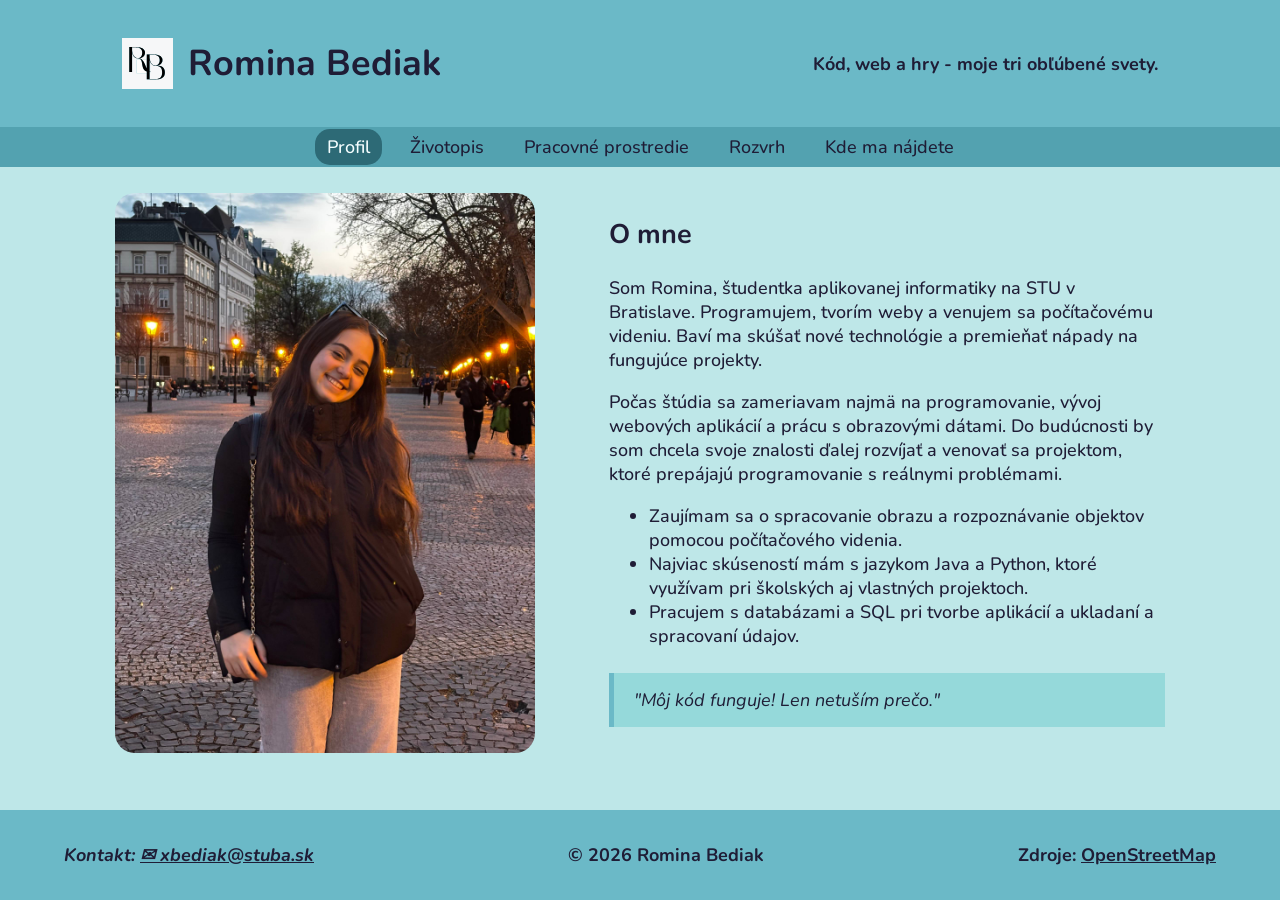
<file: index.html>
<!DOCTYPE html>
<html lang="sk">
<head>
    <meta charset="UTF-8">
    <meta name="viewport" content="width=device-width, initial-scale=1">
    <meta name="description" content="Predstavujem seba, svoje záujmy a projekty ako študentka aplikovanej informatiky na STU.">

    <meta property="og:title" content="Profil">
    <meta property="og:description" content="Predstavujem seba, svoje záujmy a projekty ako študentka aplikovanej informatiky na STU.">
    <meta property="og:image" content="favicon.png">

    <title>Profil</title>

    <link rel="stylesheet" href="css/styles.css">
    <link rel="icon" href="favicon.png">

</head>
<body>
    <a href="#main" class="skip-link">Preskočiť na obsah</a>
    <header>
        <div class="header-container">
            <div class="left">
                <img src="images/monogram-logo.svg" alt="Monogram s iniciálami RB">
                <h1>Romina Bediak</h1>
            </div>
            
            <p class="slogan">Kód, web a hry - moje tri obľúbené svety.</p>
        </div>
    </header>

    <button class="hamburger" id="menu-toggle" aria-expanded="false" aria-controls="main-nav">
        ☰
    </button>
    
    <nav id="main-nav">
        <ul>
            <li><a href="index.html" class="active">Profil</a></li>
            <li><a href="pages/cv.html">Životopis</a></li>
            <li><a href="pages/workspace.html">Pracovné prostredie</a></li>
            <li><a href="pages/schedule.html">Rozvrh</a></li>
            <li><a href="pages/map.html">Kde ma nájdete</a></li>
        </ul>
    </nav>
    
    <main id="main">
        <section id="about">
            <img src="images/my_photo.jpg" id="author" alt="autorka stránky" loading="lazy" width="300" height="400">
            <div class="about-text">
                <h2>O mne</h2>

                <p>
                Som Romina, študentka aplikovanej informatiky na STU v Bratislave. Programujem, 
                tvorím weby a venujem sa počítačovému videniu. Baví ma skúšať nové technológie 
                a premieňať nápady na fungujúce projekty.
                </p>

                <p>
                Počas štúdia sa zameriavam najmä na programovanie, vývoj webových aplikácií 
                a prácu s obrazovými dátami. Do budúcnosti by som chcela svoje znalosti
                ďalej rozvíjať a venovať sa projektom, ktoré prepájajú programovanie s reálnymi problémami.
                </p>

                <ul>
                    <li>Zaujímam sa o spracovanie obrazu a rozpoznávanie objektov pomocou počítačového videnia.</li>
                    <li>Najviac skúseností mám s jazykom Java a Python, ktoré využívam pri školských aj vlastných projektoch.</li>
                    <li>Pracujem s databázami a SQL pri tvorbe aplikácií a ukladaní a spracovaní údajov.</li>
                </ul>

                <aside>
                    <blockquote>
                        "Môj kód funguje! Len netuším prečo."
                    </blockquote>
                </aside>

            </div>

        </section>
    </main>

    <footer>
        <address>
            Kontakt: <a href="mailto:xbediak@stuba.sk">✉   xbediak@stuba.sk</a>
        </address>

        <p>&copy; 2026 Romina Bediak</p>

        <p>
            Zdroje:
            <a href="https://www.openstreetmap.org/copyright">OpenStreetMap</a>
        </p>

    </footer>
    <script src="js/script.js"></script>
</body>
</html>
</file>
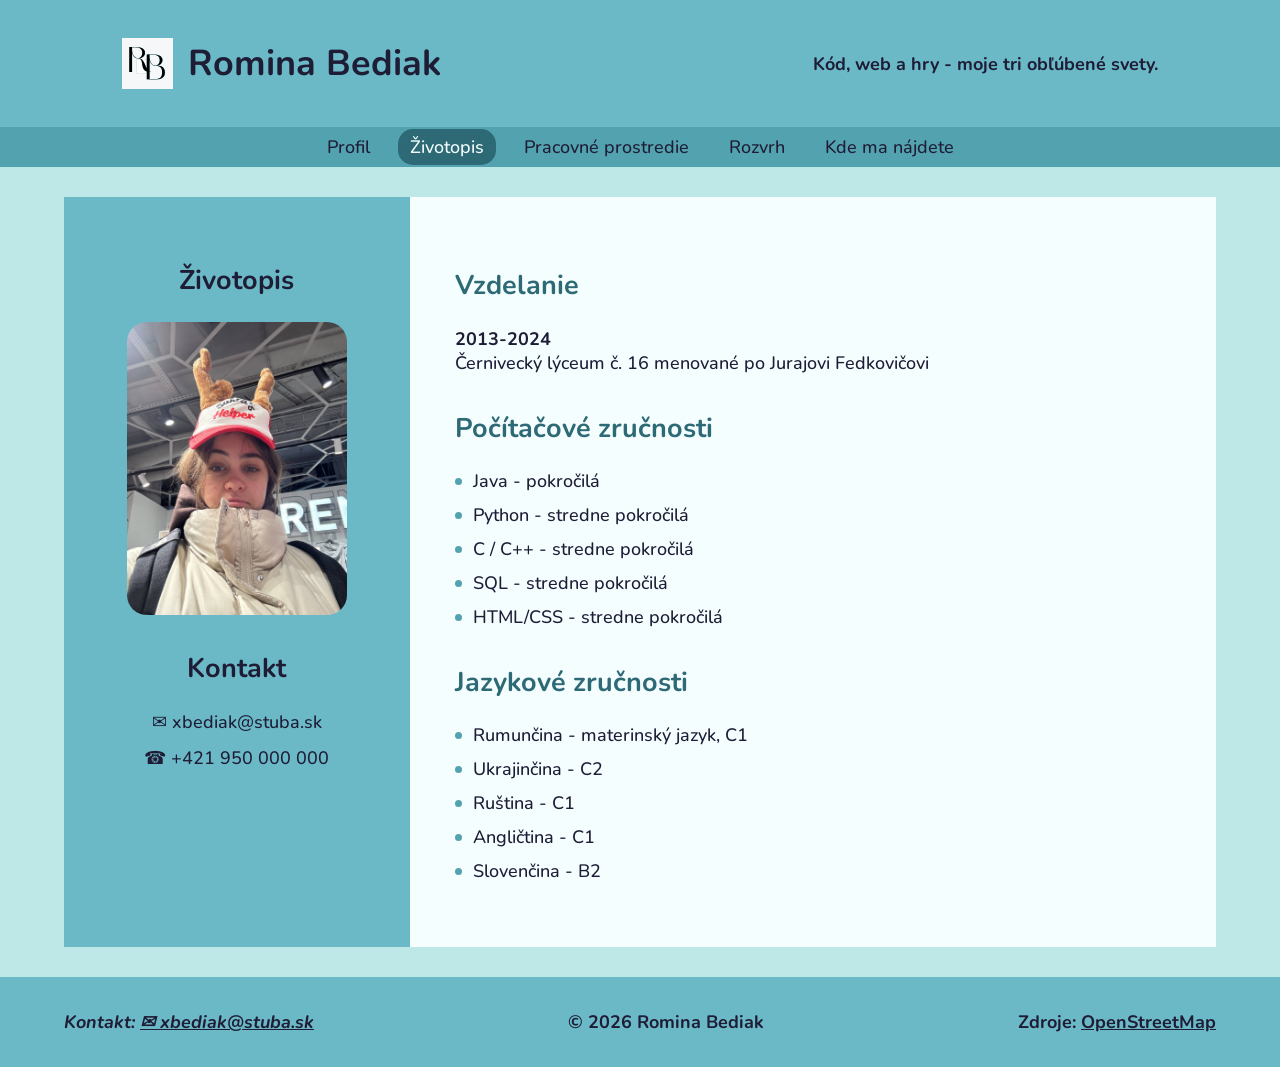
<file: pages/cv.html>
<!DOCTYPE html>
<html lang="sk">
<head>
    <meta charset="UTF-8">
    <meta name="viewport" content="width=device-width, initial-scale=1">
    <meta name="description" content="Predstavujem svoje vzdelanie, skúsenosti, zručnosti a záujmy v mojom životopise.">

    <meta property="og:title" content="Životopis">
    <meta property="og:description" content="Predstavujem svoje vzdelanie, skúsenosti, zručnosti a záujmy v mojom životopise.">
    <meta property="og:image" content="../favicon.png">

    <title>Životopis</title>

    <link rel="stylesheet" href="../css/styles.css">
    <link rel="stylesheet" href="../css/print.css" media="print">
    <link rel="icon" href="../favicon.png">
</head>
<body>
    <a href="#main" class="skip-link">Preskočiť na obsah</a>

    <header>
        <div class="header-container">
            <div class="left">
                <img src="../images/monogram-logo.svg" alt="Monogram s iniciálami RB">
                <h1>Romina Bediak</h1>
            </div>
            
            <p class="slogan">Kód, web a hry - moje tri obľúbené svety.</p>
        </div>
    </header>

    <button class="hamburger" id="menu-toggle" aria-expanded="false" aria-controls="main-nav">
        ☰
    </button>

    <nav id="main-nav">
        <ul>
            <li><a href="../index.html">Profil</a></li>
            <li><a href="cv.html" class="active">Životopis</a></li>
            <li><a href="workspace.html">Pracovné prostredie</a></li>
            <li><a href="schedule.html">Rozvrh</a></li>
            <li><a href="map.html">Kde ma nájdete</a></li>
        </ul>
    </nav>

    <main id="main">
        <div class="cv">
            <section class="cv-left">
                <h2>Životopis</h2>
                <img src="../images/my_funny_photo.jpg" alt="moja fotografia">

                <h2>Kontakt</h2>
                <address>
                    <a href="mailto:xbediak@stuba.sk">✉   xbediak@stuba.sk</a>
                    <a href="tel:+421950000000">☎  +421 950 000 000</a>
                </address>
            </section>

            <section class="cv-right">
                <h2>Vzdelanie</h2>
                <p><b>2013-2024</b><br> Černivecký lýceum č. 16 menované po Jurajovi Fedkovičovi</p>

                <h2>Počítačové zručnosti</h2>
                <ul>
                    <li>Java - pokročilá</li>
                    <li>Python - stredne pokročilá</li>
                    <li>C / C++ - stredne pokročilá</li>
                    <li>SQL - stredne pokročilá</li>
                    <li>HTML/CSS - stredne pokročilá</li>
                </ul>

                <h2>Jazykové zručnosti</h2>
                <ul>
                    <li>Rumunčina - materinský jazyk, C1</li>
                    <li>Ukrajinčina - C2</li>
                    <li>Ruština - C1</li>
                    <li>Angličtina - C1</li>
                    <li>Slovenčina - B2</li>
                </ul>
            </section>
        </div>

    </main>

    <footer>
        <address>
            Kontakt: <a href="mailto:xbediak@stuba.sk">✉   xbediak@stuba.sk</a>
        </address>

        <p>&copy; 2026 Romina Bediak</p>

        <p>
            Zdroje:
            <a href="https://www.openstreetmap.org/copyright">OpenStreetMap</a>
        </p>

    </footer>
    <script src="../js/script.js"></script>
</body>
</html>
</file>
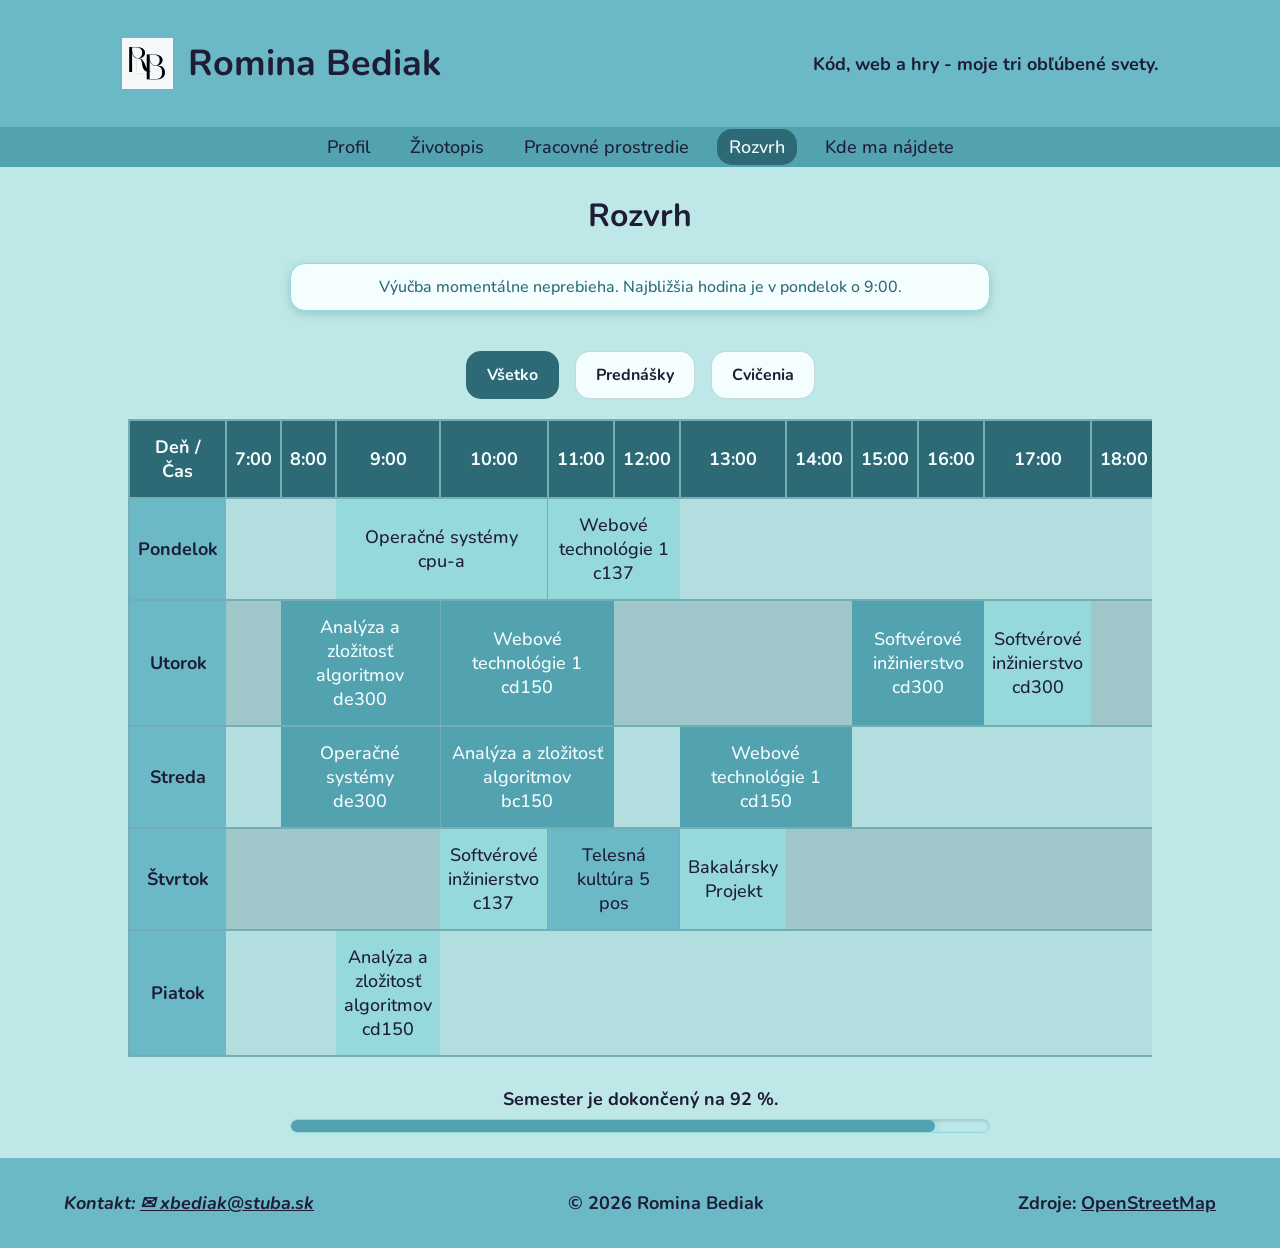
<file: pages/schedule.html>
<!DOCTYPE html>
<html lang="sk">
<head>
    <meta charset="UTF-8">
    <meta name="viewport" content="width=device-width, initial-scale=1">
    <meta name="description" content="Zobrazujem svoj rozvrh a informácie o tom, kedy ma môžete zastihnúť.">

    <meta property="og:title" content="Kedy ma zastihnete">
    <meta property="og:description" content="Zobrazujem svoj rozvrh a informácie o tom, kedy ma môžete zastihnúť.">
    <meta property="og:image" content="../favicon.png">

    <title>Rozvrh</title>

    <link rel="stylesheet" href="../css/styles.css">
    <link rel="icon" href="../favicon.png">
    
</head>
<body>
    <a href="#main" class="skip-link">Preskočiť na obsah</a>
    
    <header>
        <div class="header-container">
            <div class="left">
                <img src="../images/monogram-logo.svg" alt="Monogram s iniciálami RB">
                <h1>Romina Bediak</h1>
            </div>
            
            <p class="slogan">Kód, web a hry - moje tri obľúbené svety.</p>
        </div>
    </header>

    <button class="hamburger" id="menu-toggle" aria-expanded="false" aria-controls="main-nav">
        ☰
    </button>

    <nav id="main-nav">
        <ul>
            <li><a href="../index.html">Profil</a></li>
            <li><a href="cv.html">Životopis</a></li>
            <li><a href="workspace.html">Pracovné prostredie</a></li>
            <li><a href="schedule.html" class="active">Rozvrh</a></li>
            <li><a href="map.html">Kde ma nájdete</a></li>
        </ul>
    </nav>
    
    <main id="main">
        <h2 class="schedule-title">Rozvrh</h2>

        <p id="schedule-message"></p>

        <div class="table-container">

            <div class="filters">
                <button class="filter-button active" onclick="showLessons('all')">Všetko</button>
                <button class="filter-button" onclick="showLessons('lecture')">Prednášky</button>
                <button class="filter-button" onclick="showLessons('seminar')">Cvičenia</button>
            </div>
            <p id="filter-message"></p>
            
            <table>
                <thead>
                    <tr>
                        <th>Deň / Čas</th>
                        <th>7:00</th>
                        <th>8:00</th>
                        <th>9:00</th>
                        <th>10:00</th>
                        <th>11:00</th>
                        <th>12:00</th>
                        <th>13:00</th>
                        <th>14:00</th>
                        <th>15:00</th>
                        <th>16:00</th>
                        <th>17:00</th>
                        <th>18:00</th>
                        <th>19:00</th>
                        <th>20:00</th>
                    </tr>
                </thead>

                <tbody>
                    <tr>
                        <td class="weekday">Pondelok</td>
                        <td colspan="2"></td>
                        <td colspan="2" class="seminar" data-day=1 data-start="9" data-end="11">Operačné systémy<br>cpu-a</td>
                        <td colspan="2" class="seminar" data-day=1 data-start="11" data-end="13">Webové technológie 1<br>c137</td>
                        <td colspan="8" class="free"></td>
                    </tr>
                    <tr>
                        <td class="weekday">Utorok</td>
                        <td class="free"></td>
                        <td colspan="2" class="lecture" data-day=2 data-start="8" data-end="10">Analýza a zložitosť algoritmov<br>de300</td>
                        <td colspan="2" class="lecture" data-day=2 data-start="10" data-end="12">Webové technológie 1<br>cd150</td>
                        <td colspan="3" class="free"></td>
                        <td colspan="2" class="lecture" data-day=2 data-start="15" data-end="17">Softvérové inžinierstvo<br>cd300</td>
                        <td class="seminar" data-day=2 data-start="17" data-end="18">Softvérové inžinierstvo<br>cd300</td>
                        <td colspan="3" class="free"></td>
                    </tr>
                    <tr>
                        <td class="weekday">Streda</td>
                        <td class="free"></td>
                        <td colspan="2" class="lecture" data-day=3 data-start="8" data-end="10">Operačné systémy<br>de300</td>
                        <td colspan="2" class="lecture" data-day=3 data-start="10" data-end="12">Analýza a zložitosť algoritmov<br>bc150</td>
                        <td class="free"></td>
                        <td colspan="2" class="lecture" data-day=3 data-start="13" data-end="15">Webové technológie 1<br>cd150</td>
                        <td colspan="6" class="free"></td>
                    </tr>
                    <tr>
                        <td class="weekday">Štvrtok</td>
                        <td colspan="3" class="free"></td>
                        <td class="seminar" data-day=4 data-start="10" data-end="11">Softvérové inžinierstvo<br>c137</td>
                        <td colspan="2" class="seminar pe" data-day=4 data-start="11" data-end="13">Telesná kultúra 5<br>pos</td>
                        <td class="seminar" data-day=4 data-start="13" data-end="14">Bakalársky Projekt</td>
                        <td colspan="7" class="free"></td>
                    </tr>
                    <tr>
                        <td class="weekday">Piatok</td>
                        <td colspan="2" class="free"></td>
                        <td class="seminar" data-day=5 data-start="9" data-end="10">Analýza a zložitosť algoritmov<br>cd150</td>
                        <td colspan="11" class="free"></td>
                    </tr>
                </tbody>
            </table>
        </div>

        <p id="progress-text"></p>
        <div class="progress-container">
            <div class="progress-bar">
                <div id="progress-fill"></div>
            </div>
        </div>
    </main>

    <footer>
        <address>
            Kontakt: <a href="mailto:xbediak@stuba.sk">✉   xbediak@stuba.sk</a>
        </address>

        <p>&copy; 2026 Romina Bediak</p>

        <p>
            Zdroje:
            <a href="https://www.openstreetmap.org/copyright">OpenStreetMap</a>
        </p>

    </footer>
    <script src="../js/script.js"></script>


</body>
</file>
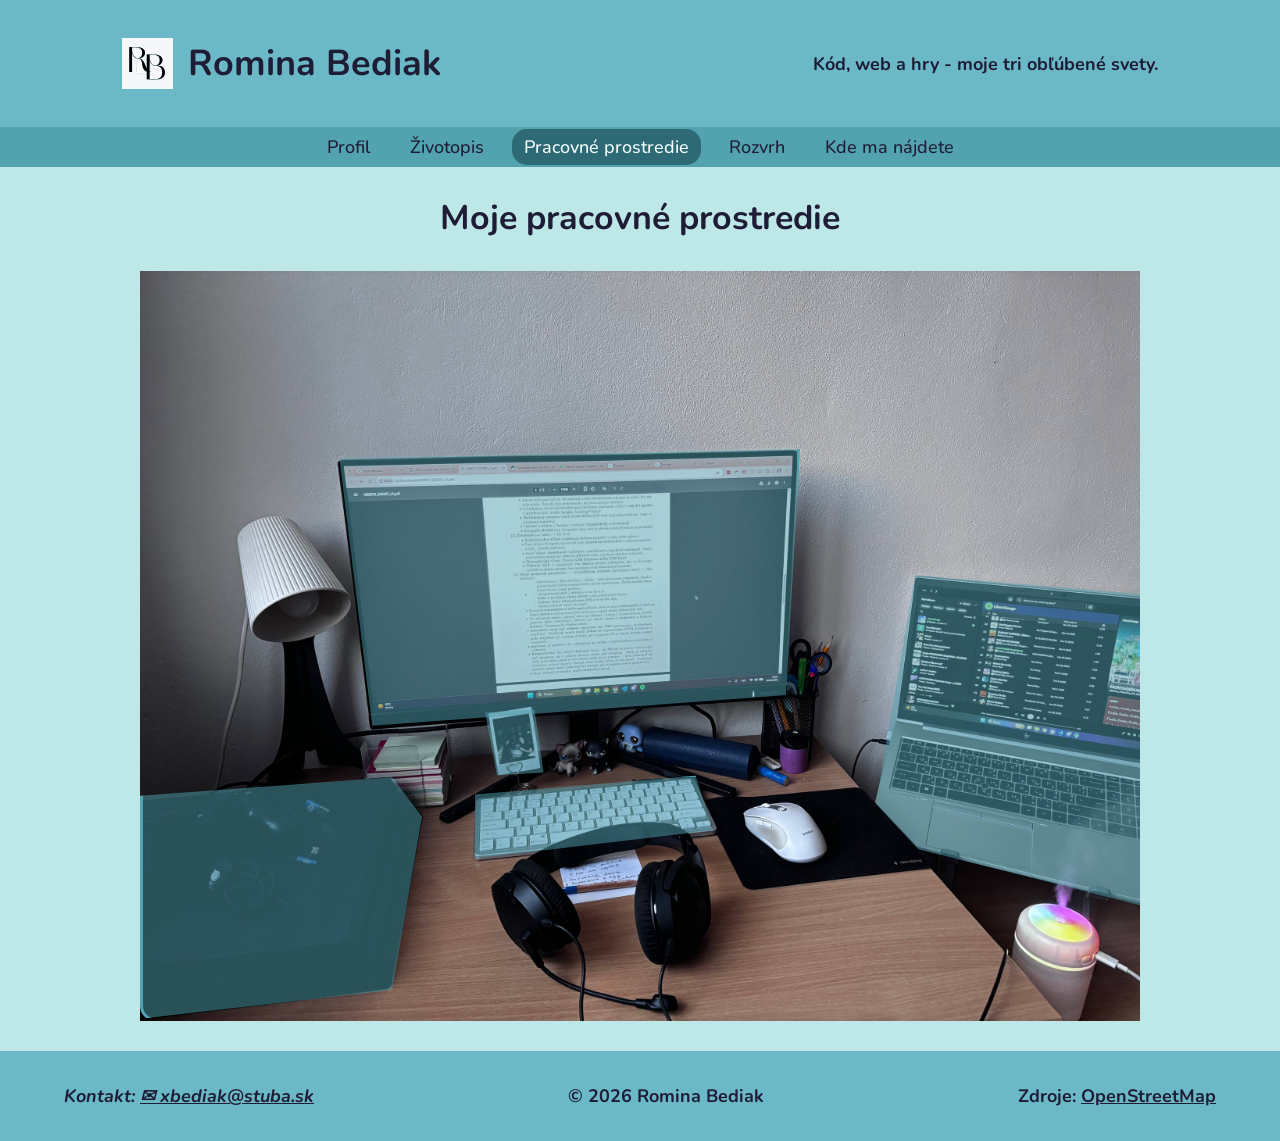
<file: pages/workspace.html>
<!DOCTYPE html>
<html lang="sk">
<head>
    <meta charset="UTF-8">
    <meta name="viewport" content="width=device-width, initial-scale=1">
    <meta name="description" content="Predstavujem svoje pracovné prostredie a technológie, ktoré používam pri štúdiu a práci.">

    <meta property="og:title" content="Pracovné prostredie">
    <meta property="og:description" content="Predstavujem svoje pracovné prostredie a technológie, ktoré používam pri štúdiu a práci.">
    <meta property="og:image" content="../favicon.png">

    <title>Pracovné prostredie</title>
    
    <link rel="stylesheet" href="../css/styles.css">
    <link rel="icon" href="../favicon.png">

</head>
<body>
    <a href="#main" class="skip-link">Preskočiť na obsah</a>
    
    <header>
        <div class="header-container">
            <div class="left">
                <img src="../images/monogram-logo.svg" alt="Monogram s iniciálami RB">
                <h1>Romina Bediak</h1>
            </div>
            
            <p class="slogan">Kód, web a hry - moje tri obľúbené svety.</p>
        </div>
    </header>

    <button class="hamburger" id="menu-toggle" aria-expanded="false" aria-controls="main-nav">
        ☰
    </button>

    <nav id="main-nav">
        <ul>
            <li><a href="../index.html">Profil</a></li>
            <li><a href="cv.html">Životopis</a></li>
            <li><a href="workspace.html" class="active">Pracovné prostredie</a></li>
            <li><a href="schedule.html">Rozvrh</a></li>
            <li><a href="map.html">Kde ma nájdete</a></li>
        </ul>
    </nav>

    <main id="main">
        <h2 class="workspace">Moje pracovné prostredie</h2>
        <div class="image-container">

            <img src="../images/my_setup.jpg" alt="pracovné prostredie">

                <button class="hotspot monitor-hotspot" aria-label="Monitor"></button>
                <span class="hotspot-panel monitor-panel">
                    <strong>Monitor<br></strong>
                    <span>Používam ho pri programovaní, štúdiu, práci a hraní hier.</span>
                </span>
                
                <button class="hotspot playstation-hotspot" aria-label="PlayStation 4"></button>
                <span class="hotspot-panel playstation-panel">
                    <strong>PlayStation 4<br></strong>
                    <span>Používam ho na to, aby som si po náročnom dni zahrala.</span>
                </span>

                <button class="hotspot notebook-hotspot" aria-label="Notebook"></button>
                <span class="hotspot-panel notebook-panel">
                    <strong>Notebook<br></strong>
                    <span>Používam ho pri práci na bakalárskej práci z oblasti počítačového videnia.</span>
                </span>

                <button class="hotspot photo-hotspot" aria-label="Fotografia"></button>
                <span class="hotspot-panel photo-panel">
                    <strong>Fotka<br></strong>
                    <span>Používam ju ako motiváciu na ďalšie štúdium.</span>
                </span>

                <button class="hotspot keyboard-hotspot" aria-label="Klávesnica"></button>
                <span class="hotspot-panel keyboard-panel">
                    <strong>Klávesnica<br></strong>
                    <span>Používam ju na programovanie, písanie dokumentácie a každodennú prácu.</span>
                </span>

                <span class="default-panel">
                    Kliknite na zvýraznenú zónu a zobrazte jej popis.
                </span>
        </div>
    </main>

    <footer>
        <address>
            Kontakt: <a href="mailto:xbediak@stuba.sk">✉   xbediak@stuba.sk</a>
        </address>

        <p>&copy; 2026 Romina Bediak</p>

        <p>
            Zdroje:
            <a href="https://www.openstreetmap.org/copyright">OpenStreetMap</a>
        </p>

    </footer>
    <script src="../js/script.js"></script>
</body>
</html>
</file>
<file: css/styles.css>
* {
    box-sizing: border-box;
}

:root {
    --color-primary: #53A2B0;
    --color-secondary: #6BB9C7;
    --color-accent: #95D9DA;

    --color-text: #1F1D36;
    --color-background: #BEE7E8;
    --color-dark: #2D6A76;

    --color-light: #F5FEFF;
    --color-light-text: #E1F4F4;

    --color-border: #72AEB3;
    --color-table-even: #9FC7CA;
    --color-table-odd: #B3DEE0;

    --color-hotspot: rgb(83 162 176 / 50%);
    --color-hotspot-hover: rgb(107 185 199 / 20%);
    --color-shadow: rgba(45, 106, 118, 0.25);

    --radius: 15px;
    --radius-image: 20px;

    --space: 12px;
    --panel-height-mobile: 110px;

    --color-dark-background: #17282C;
    --color-dark-surface: #20383D;
    --color-dark-surface-light: #29474D;
    --color-dark-text: #F1FFFF;
    --color-dark-primary: #8ED8E3;
}

@font-face {
    font-family: 'Nunito';
    src: url('../fonts/Nunito-Regular.woff2') format('woff2');
    font-weight: 400;
}
@font-face {
    font-family: 'Nunito';
    src: url('../fonts/Nunito-Medium.woff2') format('woff2');
    font-weight: 500;
}
@font-face {
    font-family: 'Nunito';
    src: url('../fonts/Nunito-Bold.woff2') format('woff2');
    font-weight: 700;
}
@font-face {
    font-family: 'Nunito';
    src: url('../fonts/Nunito-BoldItalic.woff2') format('woff2');
    font-weight: 700;
    font-style: italic;
}
@font-face {
    font-family: 'Nunito';
    src: url('../fonts/Nunito-Italic.woff2') format('woff2');
    font-style: italic;
}

.skip-link {
    position: absolute;
    top: -50px;
    left: 10px;
    padding: 10px 15px;
    background: var(--color-dark);
    color: white;
    border-radius: 6px;
    z-index: 1000;
}

.skip-link:focus-visible {
    top: 10px;
}

:focus-visible {
    outline: 3px solid #D81B60;
    outline-offset: 3px;
}

.hamburger {
    display: none;
    font-size: 30px;
    cursor: pointer;
}

body {
    font-family: 'Nunito', Helvetica;
    font-weight: 500;
    font-size: 18px;
    margin: 0;
    background-color: var(--color-background);
    min-height: 100vh;
    display: flex;
    flex-direction: column;
    color: var(--color-text);
}

main {
    flex: 1;
}

header,
footer {
    font-weight: 700;
    background-color: var(--color-secondary);
    padding: 15px 5%;
    display: flex;
    justify-content: space-between;
    align-items: center;
}

footer a {
    color: var(--color-text);
}

.header-container {
    width: 90%;
    max-width: 1500px;
    margin: 0 auto;
    display: flex;
    justify-content: space-between;
    align-items: center;
}

.left {
    display: flex;
    align-items: center;
    gap: 15px;
}

header img {
    width: 4vw;
    height: auto;
}

nav {
    background-color: var(--color-primary);
}

nav ul {
    list-style: none;
    margin: 0;
    padding: 8px;
    display: flex;
    justify-content: center;
    gap: 16px;
}

nav a {
    color: var(--color-text);
    text-decoration: none;
    padding: 6px var(--space);
    border-radius: var(--radius);
    transition: all 0.25s ease;
}

nav a:hover {
    background-color: var(--color-background);
    color: var(--color-text);
    text-decoration: none;
    box-shadow: 0 2px 5px var(--color-text);
}

nav a.active,
.filter-button.active {
    background-color: var(--color-dark);
    color: var(--color-light);
}

/* main page */
#about {
    width: 86%;
    max-width: 1200px;
    margin: 0 auto;
    display: flex;
    gap: 7%;
    align-items: center;
    padding: 2%;
}

#author {
    border-radius: var(--radius-image);
    width: 40%;
    max-width: 500px;
    height: auto;
}

.about-text {
    max-width: 70ch;
}

blockquote {
    border-left: 5px solid var(--color-secondary);
    padding: 15px 20px;
    margin: 25px 0;
    background-color: var(--color-accent);
    font-style: italic;
}

/* cv page */
.cv {
    width: 90%;
    max-width: 1200px;
    margin: 30px auto;
    display: grid;
    grid-template-columns: 30% 70%;
    min-height: 750px;
}

.cv-left {
    background-color: var(--color-secondary);
    padding: 35px;
}

.cv-right {
    background-color: var(--color-light);
    padding: 35px 45px;
}

.cv-left img {
    width: 100%;
    max-width: 220px;
    border-radius: var(--radius-image);
    display: block;
    margin: 0 auto 35px;
}

.cv-left h2 {
    margin-top: 30px;
    text-align: center;
}

.cv-left address {
    display: flex;
    flex-direction: column;
    align-items: center;
    gap: var(--space);
    font-style: normal;
}

.cv-left address a {
    display: flex;
    align-items: center;
    gap: 8px;
    color: var(--color-text);
    text-decoration: none;
}
.cv-left address a:hover {
    text-decoration: underline;
}

.cv-left a {
    color: var(--color-text);
}

.cv-right h1 {
    margin-top: 0;
}

.cv-right h2 {
    color: var(--color-dark);
    margin-top: 35px;
}

.cv-right ul {
    list-style: none;
    padding: 0;
}

.cv-right li {
    position: relative;
    padding-left: 18px;
    margin-bottom: 10px;
}

.cv-right li::before {
    content: "";
    position: absolute;
    left: 0;
    top: 9px;
    width: 7px;
    height: 7px;
    border-radius: 50%;
    background-color: var(--color-primary);
}

/* workspace page */
.workspace {
    text-align: center;
    font-size: 34px;
}

.image-container {
    position: relative;
    width: 80%;
    max-width: 1000px;
    margin: 30px auto;
}

.image-container img {
    width: 100%;
    height: auto;
    display: block;
}

.hotspot {
    position: absolute;
    background-color: var(--color-hotspot);
    border: 3px solid var(--color-primary);
    border-radius: var(--radius);
    cursor: pointer;
    transition: 0.2s ease;
}

.hotspot-panel::after {
    content: "";
    position: absolute;
    bottom: -10px;
    left: 50%;
    width: 16px;
    height: 16px;
    background-color: var(--color-light);
    border-right: 2px solid var(--color-primary);
    border-bottom: 2px solid var(--color-primary);
    transform: translateX(-50%) rotate(45deg);
}

.hotspot:hover,
.hotspot:focus-visible {
    background-color: var(--color-hotspot-hover);
    transform: scale(1.02);
}

.hotspot-panel {
    position: absolute;
    padding: var(--space) 18px;
    max-width: 280px;
    background-color: var(--color-light);
    border: 2px solid var(--color-primary);
    border-radius: var(--radius);
    box-shadow: 0 4px 12px rgb(31 29 54 / 15%);
    opacity: 0;
    visibility: hidden;
    transition: opacity 0.2s ease;
}

.hotspot:hover + .hotspot-panel,
.hotspot:focus + .hotspot-panel {
    opacity: 1;
    visibility: visible;
}

.monitor-hotspot {
    left: 19%;
    top: 20%;
    width: 47%;
    height: 41%;
    clip-path: polygon(2% 12%, 100% 9%, 97% 89%, 9% 99%);
}

.monitor-panel {
    left: 20%;
    bottom: 77%;
}

.playstation-hotspot {
    left: 0%;
    top: 65%;
    width: 30%;
    height: 35%;
    clip-path: polygon(0% 14%, 84% 7%, 94% 22%, 84% 88%, 0% 99%);
}

.playstation-panel {
    left: 0%;
    bottom: 35%;
}

.notebook-hotspot {
    left: 73%;
    top: 35%;
    width: 30%;
    height: 50%;
    clip-path: polygon(15% 11%, 90% 16%, 90% 99%, 16% 84%, 2% 72%);
}

.notebook-panel {
    left: 75%;
    bottom: 60%;
}

.photo-hotspot {
    left: 30%;
    top: 50%;
    width: 15%;
    height: 20%;
    clip-path: polygon(30% 44%, 63% 42%, 69% 84%, 38% 86%);
}

.photo-panel {
    left: 22%;
    bottom: 43%;
}

.keyboard-hotspot {
    left: 30%;
    top: 67%;
    width: 35%;
    height: 25%;
    clip-path: polygon(10% 11%, 73% 1%, 78% 30%, 10% 45%);
}

.keyboard-panel {
    left: 35%;
    bottom: 35%;
}

.default-panel {
    position: absolute;
    opacity: 0;
    visibility: hidden;
}

/* schedule page */
.schedule-title,
.map-title {
    text-align: center;
    font-size: 32px;
}

#schedule-message {
    margin: 0 auto 20px;
    padding: var(--space) 18px;
    max-width: 700px;
    text-align: center;
    font-size: 1rem;
    font-weight: 500;
    color: var(--color-dark);
    background-color: var(--color-light);
    border: 1px solid var(--color-accent);
    border-radius: var(--radius);
    box-shadow: 0 3px 10px var(--color-shadow);
}

.table-container {
    width: 80%;
    margin: 0 auto 30px;
    overflow-x: auto;
}

.filters {
    display: flex;
    justify-content: center;
    align-items: center;
    gap: 16px;
    margin: 20px 0;
}

button {
    padding: var(--space) 20px;
    border: 1px solid var(--color-shadow);
    border-radius: var(--radius);
    background:  var(--color-light);
    color: var(--color-text);
    font-family: inherit;
    font-weight: bold;
    font-size:medium;
    cursor: pointer;
    transition: 0.2s;
}

button:hover {
    background-color: var(--color-accent);
    color: var(--color-text);
    transform: translateY(-1px);
    box-shadow: 0 2px 5px var(--color-shadow);
}

button:active {
    transform: translateY(0);
}

table {
    width: 100%;
    min-width: 900px;
    border-collapse: collapse;
    text-align: center;
}

tr:nth-of-type(even) {
    background-color: var(--color-table-even);
}

tr:nth-of-type(odd) {
    background-color: var(--color-table-odd);
}

th {
    background-color: var(--color-dark);
    color: var(--color-light);
}

.weekday {
    background-color: var(--color-secondary);
    font-weight: 700;
}

th,
tr {
    border: 2px solid var(--color-border);
    padding: 14px 8px;
    text-align: center;
}

td {
    padding: 14px 8px;
}

.lecture + .lecture,
.seminar + .seminar {
    border-left: 1px solid var(--color-border);
}

.lecture {
    background-color: var(--color-primary);
    color: var(--color-light);
}

.seminar {
    background-color: var(--color-accent);
    color: var(--color-text);
}

.pe {
    background-color: var(--color-secondary);
    color: var(--color-text);
}

.current-lesson {
    outline: 2px solid rgba(250, 101, 178, 0.56);
    outline-offset: -2px;
    box-shadow: 0 0 10px 3px rgba(189, 91, 141, 0.6);
}

#progress-text {
    margin: 0 0 8px;
    text-align: center;
    color: var(--color-text);
    font-weight: 600;
}

.progress-container {
    max-width: 700px;
    margin: 0 auto 25px;
}

.progress-bar {
    height: 14px;
    background-color: var(--color-background);
    border: 1px solid var(--color-accent);
    border-radius: var(--radius);
    overflow: hidden;
    box-shadow: inset 0 1px 3px var(--color-shadow);
}

#progress-fill {
    height: 100%;
    width: 0;
    background-color: var(--color-primary);
    border-radius: var(--radius);
    box-shadow: 0 0 8px rgba(83, 162, 176, 0.45);
    transition: width 0.6s ease;
}

/* map page */
#map {
    height: 500px;
    width: 100%;
    max-width: 1100px;
    margin: 0 auto;
    border: 3px solid var(--color-primary);
    border-radius: var(--radius);
    box-shadow: 0 6px 18px var(--color-shadow);
    overflow: hidden;
}

.map-sources {
    margin: 30px auto;
    padding: 8px 14px;
    max-width: 90%;
    text-align: center;
    font-size: 0.85rem;
    color: var(--color-text);
    background-color: var(--color-light);
    border-radius: var(--radius);
}

.map-sources a {
    color: var(--color-dark);
    font-weight: 700;
    text-decoration: none;
}

.map-sources a:hover {
    text-decoration: underline;
}

.map-panel {
    max-width: 900px;
    margin: 0 auto 20px;
}

.map-panel h2 {
    text-align: center;
}

#map-instruction {
    margin: 0 0 15px;
    padding: 10px 14px;
    background: var(--color-light);
    border: 1px solid var(--color-border);
    border-left: 4px solid var(--color-primary);
    border-radius: var(--radius);
    font-size: 0.95rem;
    line-height: 1.5;
    backdrop-filter: blur(6px);
}

.route-controls select {
    background: var(--color-light);
    color: var(--color-text);
    border: 1px solid var(--color-border);
    padding: 9px var(--space);
    border-radius: var(--radius);
    font-family: inherit;
}
/* dark mode */
@media (prefers-color-scheme: dark) {
    :root {
        --color-text: #FFFFFF;
        --color-background: #17282C;

        --color-secondary: #29474D;
        --color-primary: #397D88;
        --color-accent: #3F7379;
        --color-dark: #8ED8E3;

        --color-light: #20383D;
        --color-light-text: #FFFFFF;

        --color-border: #5F9DA5;
        --color-table-even: #20383D;
        --color-table-odd: #29474D;

        --color-hotspot: rgb(83 162 176 / 50%);
        --color-hotspot-hover: rgb(107 185 199 / 30%);
    }

    .weekday {
        background-color: #163136;
    }

    .lecture,
    .seminar,
    .pe,
    .weekday {
        color: #FFFFFF;
    }
}


/* reduce animations for users who prefer less motion */
@media (prefers-reduced-motion: reduce) {
    *,
    *::before,
    *::after {
        animation-duration: 0.01ms !important;
        animation-iteration-count: 1 !important;
        transition-duration: 0.01ms !important;
        scroll-behavior: auto !important;
    }
}

/* for phone users */
@media (max-width: 768px) {
    header {
        padding: 10px 5%;
        flex-wrap: wrap;
        gap: 10px;
        width: 100%;
        box-sizing: border-box;
    }

    .header-container {
        width: 90%;
    }

    header img {
        width: 45px;
    }

    .left {
        gap: 10px;
    }

    header h1 {
        font-size: 22px;
        margin: 0;
    }

    .hamburger {
        display: block;
        width: fit-content;
        margin: 12px 5% 0 auto;
        padding: 6px 10px;
        font-size: 26px;
        line-height: 1;
        color: var(--color-primary);
        background-color: var(--color-light);
        border: 2px solid var(--color-primary);
        border-radius: var(--radius);
    }

    nav {
        display: none;
        flex-direction: column;
        align-items: stretch;
        gap: 5px;
        margin: 6px 5% 0;
        padding: 8px;
        background-color: var(--color-light);
        border: 2px solid var(--color-primary);
        border-radius: var(--radius);
    }

    nav ul {
        flex-direction: column;
        align-items: stretch;
        gap: 5px;
    }

    nav li {
        width: 100%;
    }

    nav a {
        display: block;
        width: 100%;
        box-sizing: border-box;
        text-align: center;
    }

    #about {
        flex-direction: column;
        align-items: center;
    }

    #author {
        width: 70%;
    }

    .about-text {
        max-width: 100%;
    }

    .image-container {
        margin-bottom: calc(30px + var(--panel-height-mobile));
    }

    .hotspot-panel {
        position: absolute;
        left: 0;
        right: 0;
        bottom: calc(-1 * var(--panel-height-mobile));
        max-width: none;
        width: 100%;
        height: var(--panel-height-mobile);
        box-sizing: border-box;
        padding: var(--space) 18px;
    }

    .hotspot-panel::after {
        display: none;
    }

    .default-panel {
        left: 0;
        right: 0;
        bottom: calc(-1 * var(--panel-height-mobile));
        width: 100%;
        height: var(--panel-height-mobile);
        box-sizing: border-box;
        padding: var(--space) 18px;
        background-color: var(--color-light);
        border: 2px solid var(--color-primary);
        border-radius: var(--radius);
        box-shadow: 0 4px 12px rgba(31, 29, 54, 0.15);
        opacity: 1;
        visibility: visible;
    }

    /* If the user selects a hotspot,
   the default prompt is hidden */
    .image-container:has(.hotspot:focus) .default-panel {
        opacity: 0;
        visibility: hidden;
    }

    /* A panel for the selected hotspot will appear */
    .hotspot:focus + .hotspot-panel {
        opacity: 1;
        visibility: visible;
    }

    table {
        font-size: 16px;
    }

    #map {
        height: 400px;
    }

    .route-controls {
        flex-direction: column;
        align-items: stretch;
    }

    .route-controls select,
    #calculate-route {
        width: 100%;
    }
}
</file>
<file: css/print.css>
@media print {
    nav {
        display: none;
    }

    .cv-left,
    .cv-right {
        background: none;
    }

    /* keep the CV on one printed page */
    .cv {
        page-break-inside: avoid;
    }
}
</file>
